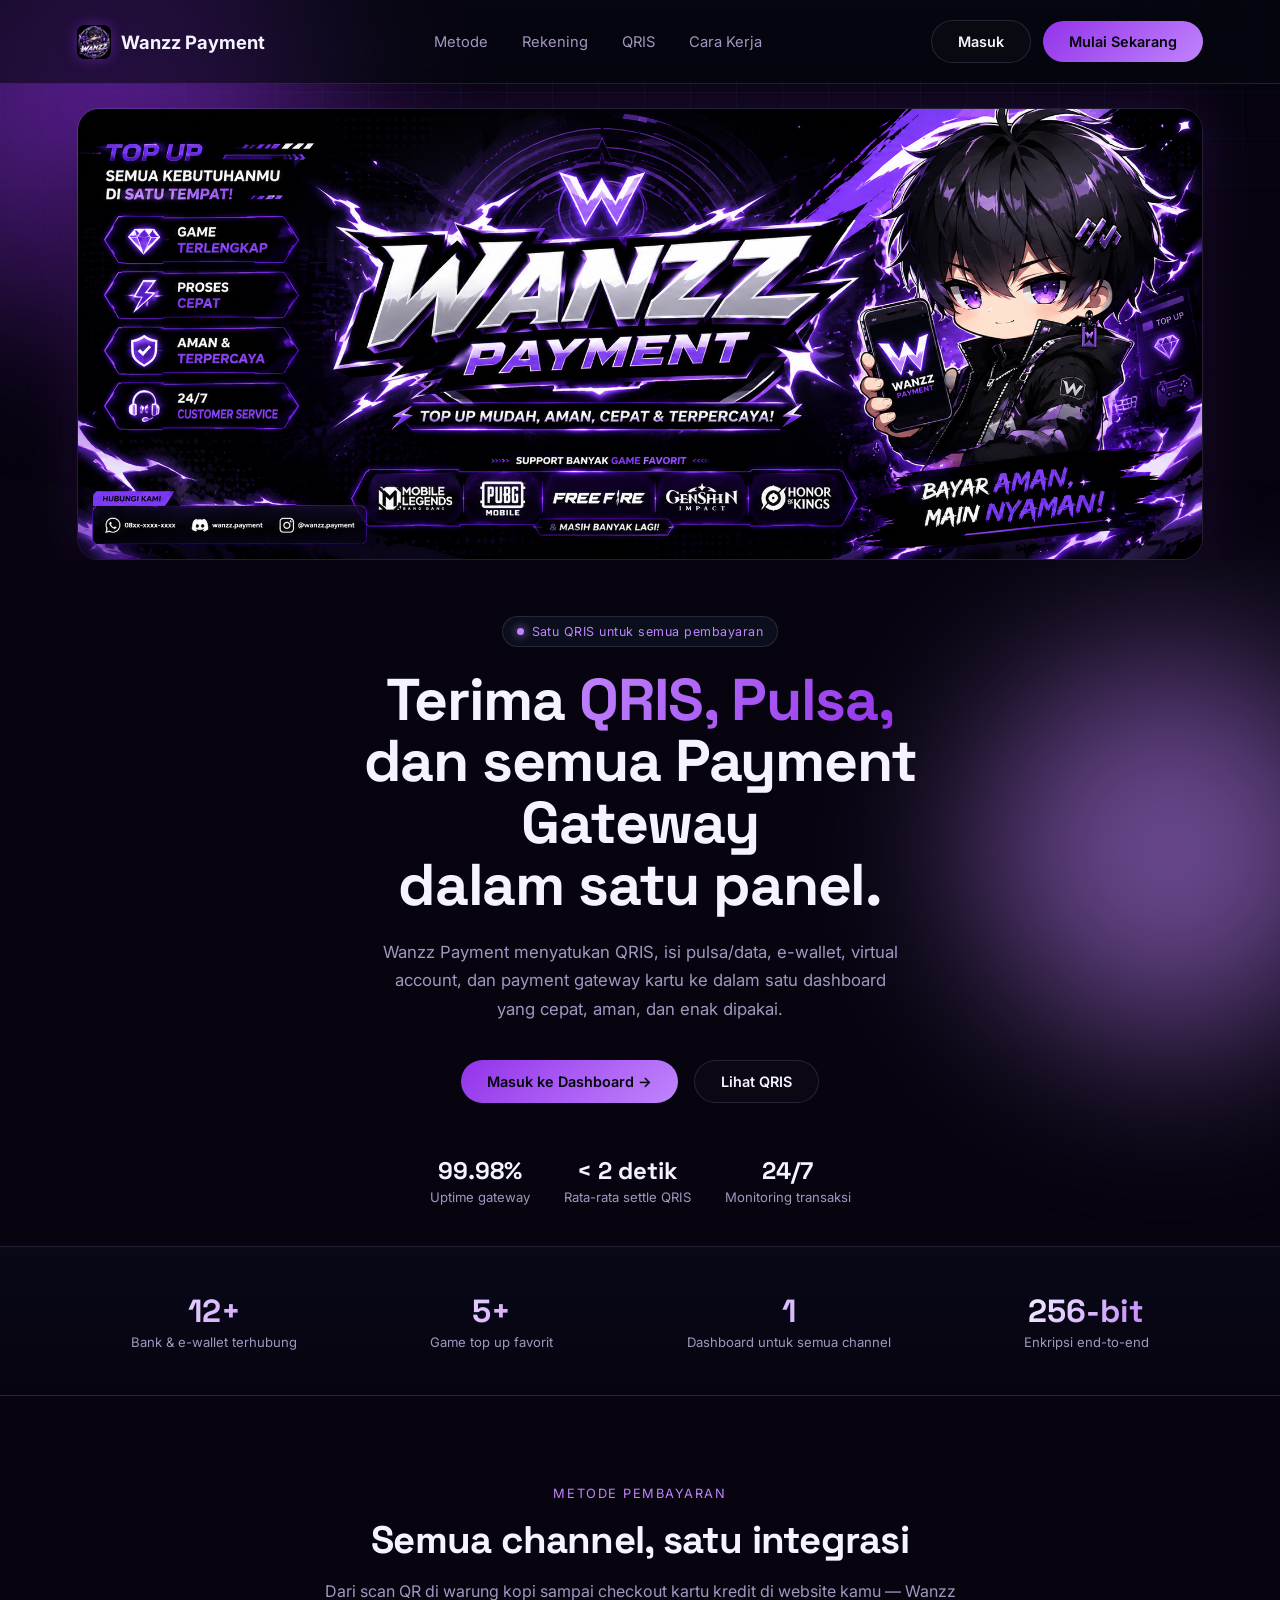
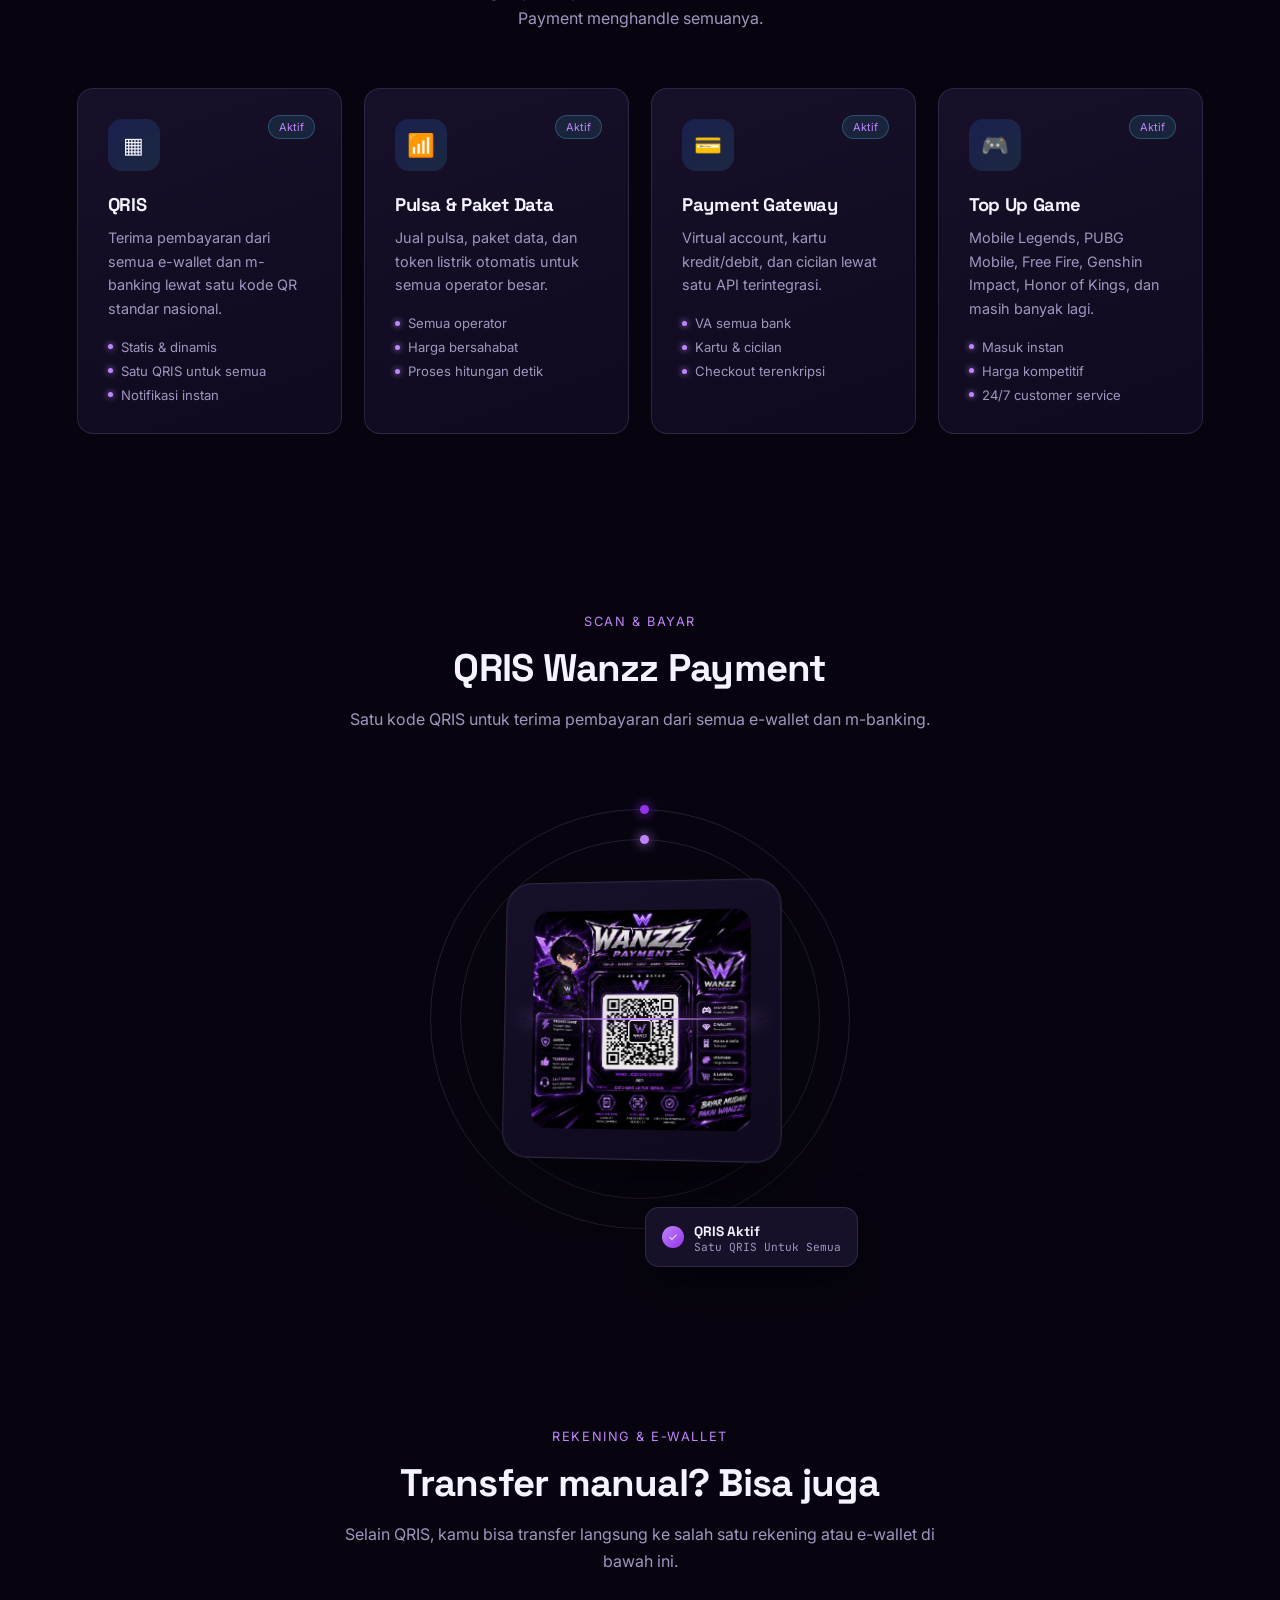
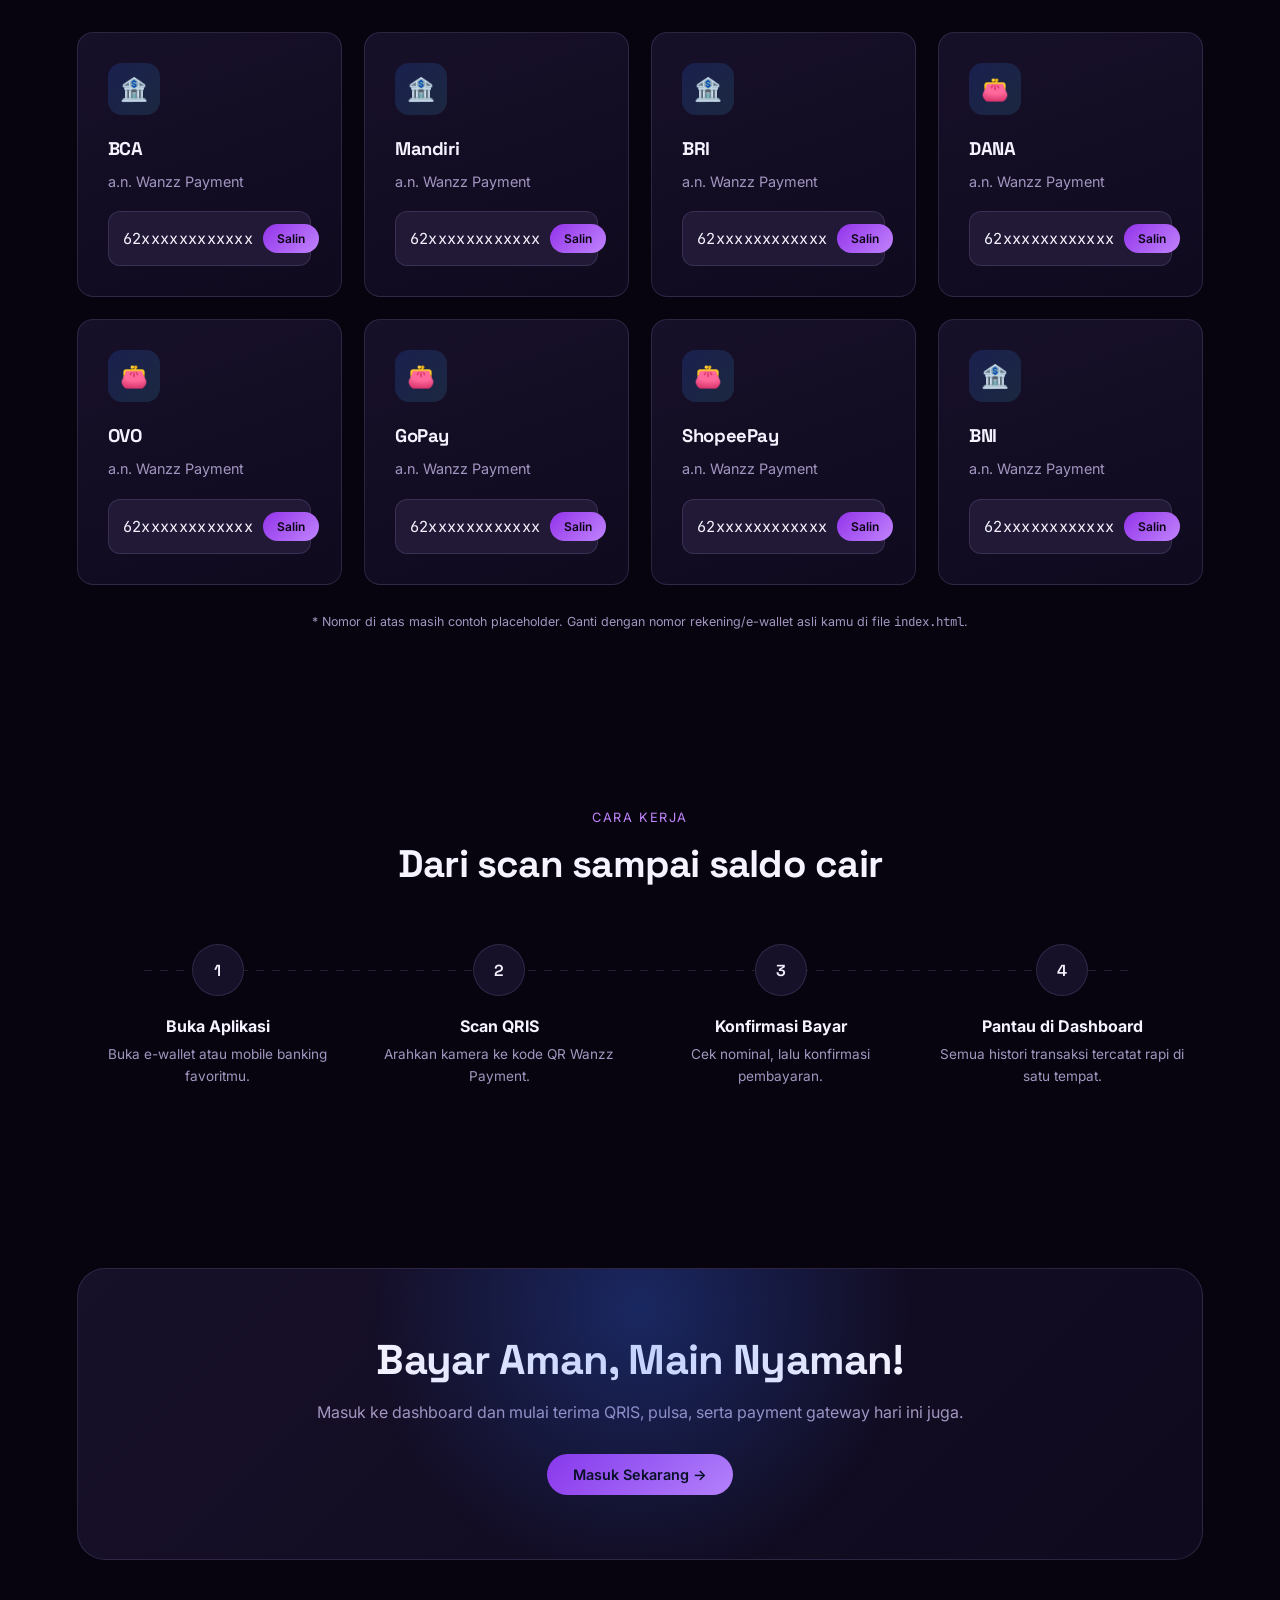
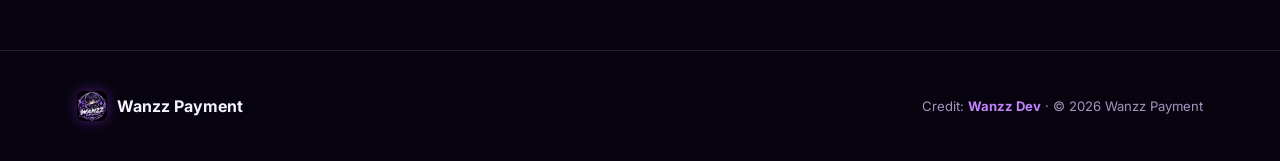
<file: index.html>
<!DOCTYPE html>
<html lang="id">
<head>
<meta charset="UTF-8">
<meta name="viewport" content="width=device-width, initial-scale=1.0">
<title>Wanzz Payment — Satu QRIS Untuk Semua</title>
<link rel="stylesheet" href="style.css">
</head>
<body>

<div class="grid-bg"></div>
<div class="glow-orb one"></div>
<div class="glow-orb two"></div>

<nav class="nav">
  <div class="logo">
    <img src="assets/logo.png" class="logo-mark" alt="Wanzz Payment">
    Wanzz Payment
  </div>
  <div class="nav-links">
    <a href="#methods">Metode</a>
    <a href="#rekening">Rekening</a>
    <a href="#qris">QRIS</a>
    <a href="#flow">Cara Kerja</a>
  </div>
  <div class="nav-cta">
    <a href="login.html" class="btn btn-ghost">Masuk</a>
    <a href="login.html" class="btn btn-primary">Mulai Sekarang</a>
  </div>
</nav>

<!-- BANNER -->
<section class="banner-wrap reveal">
  <img src="assets/banner.png" alt="Wanzz Payment — Top up mudah, aman, cepat & terpercaya" class="banner-img">
  <div class="banner-flare"></div>
</section>

<!-- HERO TEXT -->
<header class="hero hero-compact">
  <div>
    <div class="eyebrow"><span class="dot-pulse"></span> Satu QRIS untuk semua pembayaran</div>
    <h1>Terima <span>QRIS, Pulsa,</span><br>dan semua Payment Gateway<br>dalam satu panel.</h1>
    <p>Wanzz Payment menyatukan QRIS, isi pulsa/data, e-wallet, virtual account, dan payment gateway kartu ke dalam satu dashboard yang cepat, aman, dan enak dipakai.</p>
    <div class="hero-actions">
      <a href="login.html" class="btn btn-primary">Masuk ke Dashboard →</a>
      <a href="#qris" class="btn btn-ghost">Lihat QRIS</a>
    </div>
    <div class="hero-stats">
      <div><b>99.98%</b><span>Uptime gateway</span></div>
      <div><b>&lt; 2 detik</b><span>Rata-rata settle QRIS</span></div>
      <div><b>24/7</b><span>Monitoring transaksi</span></div>
    </div>
  </div>
</header>

<!-- STRIP -->
<div class="strip" id="stats">
  <div><b>12+</b><span>Bank &amp; e-wallet terhubung</span></div>
  <div><b>5+</b><span>Game top up favorit</span></div>
  <div><b>1</b><span>Dashboard untuk semua channel</span></div>
  <div><b>256-bit</b><span>Enkripsi end-to-end</span></div>
</div>

<!-- METHODS -->
<section id="methods">
  <div class="section-head reveal">
    <div class="tag">Metode Pembayaran</div>
    <h2>Semua channel, satu integrasi</h2>
    <p>Dari scan QR di warung kopi sampai checkout kartu kredit di website kamu — Wanzz Payment menghandle semuanya.</p>
  </div>

  <div class="methods">
    <div class="method-card reveal">
      <div class="method-status">Aktif</div>
      <div class="method-icon">▦</div>
      <h3>QRIS</h3>
      <p>Terima pembayaran dari semua e-wallet dan m-banking lewat satu kode QR standar nasional.</p>
      <ul class="method-list">
        <li>Statis &amp; dinamis</li>
        <li>Satu QRIS untuk semua</li>
        <li>Notifikasi instan</li>
      </ul>
    </div>

    <div class="method-card reveal">
      <div class="method-status">Aktif</div>
      <div class="method-icon">📶</div>
      <h3>Pulsa &amp; Paket Data</h3>
      <p>Jual pulsa, paket data, dan token listrik otomatis untuk semua operator besar.</p>
      <ul class="method-list">
        <li>Semua operator</li>
        <li>Harga bersahabat</li>
        <li>Proses hitungan detik</li>
      </ul>
    </div>

    <div class="method-card reveal">
      <div class="method-status">Aktif</div>
      <div class="method-icon">💳</div>
      <h3>Payment Gateway</h3>
      <p>Virtual account, kartu kredit/debit, dan cicilan lewat satu API terintegrasi.</p>
      <ul class="method-list">
        <li>VA semua bank</li>
        <li>Kartu &amp; cicilan</li>
        <li>Checkout terenkripsi</li>
      </ul>
    </div>

    <div class="method-card reveal">
      <div class="method-status">Aktif</div>
      <div class="method-icon">🎮</div>
      <h3>Top Up Game</h3>
      <p>Mobile Legends, PUBG Mobile, Free Fire, Genshin Impact, Honor of Kings, dan masih banyak lagi.</p>
      <ul class="method-list">
        <li>Masuk instan</li>
        <li>Harga kompetitif</li>
        <li>24/7 customer service</li>
      </ul>
    </div>
  </div>
</section>

<!-- QRIS -->
<section id="qris">
  <div class="section-head reveal">
    <div class="tag">Scan &amp; Bayar</div>
    <h2>QRIS Wanzz Payment</h2>
    <p>Satu kode QRIS untuk terima pembayaran dari semua e-wallet dan m-banking.</p>
  </div>

  <div class="qris-demo-stage reveal">
    <div class="orbit-ring r1"><i></i></div>
    <div class="orbit-ring r2"><i style="background:var(--blue); box-shadow:0 0 12px var(--blue);"></i></div>
    <div class="qr-card">
      <img src="assets/qris-demo.png" alt="QRIS Wanzz Payment" class="qr-real-img">
      <div class="scan-line"></div>
    </div>
    <div class="qr-badge">
      <div class="ok">✓</div>
      <div><b>QRIS Aktif</b><span class="mono">Satu QRIS Untuk Semua</span></div>
    </div>
  </div>
</section>

<!-- REKENING & E-WALLET -->
<section id="rekening">
  <div class="section-head reveal">
    <div class="tag">Rekening &amp; E-Wallet</div>
    <h2>Transfer manual? Bisa juga</h2>
    <p>Selain QRIS, kamu bisa transfer langsung ke salah satu rekening atau e-wallet di bawah ini.</p>
  </div>

  <div class="methods rekening-grid">
    <div class="method-card reveal rek-card">
      <div class="method-icon">🏦</div>
      <h3>BCA</h3>
      <p class="rek-name">a.n. Wanzz Payment</p>
      <div class="rek-number-row">
        <span class="mono rek-number" data-copy="62xxxxxxxxxxxx">62xxxxxxxxxxxx</span>
        <button class="copy-btn" data-copy-target="62xxxxxxxxxxxx">Salin</button>
      </div>
    </div>

    <div class="method-card reveal rek-card">
      <div class="method-icon">🏦</div>
      <h3>Mandiri</h3>
      <p class="rek-name">a.n. Wanzz Payment</p>
      <div class="rek-number-row">
        <span class="mono rek-number" data-copy="62xxxxxxxxxxxx">62xxxxxxxxxxxx</span>
        <button class="copy-btn" data-copy-target="62xxxxxxxxxxxx">Salin</button>
      </div>
    </div>

    <div class="method-card reveal rek-card">
      <div class="method-icon">🏦</div>
      <h3>BRI</h3>
      <p class="rek-name">a.n. Wanzz Payment</p>
      <div class="rek-number-row">
        <span class="mono rek-number" data-copy="62xxxxxxxxxxxx">62xxxxxxxxxxxx</span>
        <button class="copy-btn" data-copy-target="62xxxxxxxxxxxx">Salin</button>
      </div>
    </div>

    <div class="method-card reveal rek-card">
      <div class="method-icon">👛</div>
      <h3>DANA</h3>
      <p class="rek-name">a.n. Wanzz Payment</p>
      <div class="rek-number-row">
        <span class="mono rek-number" data-copy="62xxxxxxxxxxxx">62xxxxxxxxxxxx</span>
        <button class="copy-btn" data-copy-target="62xxxxxxxxxxxx">Salin</button>
      </div>
    </div>

    <div class="method-card reveal rek-card">
      <div class="method-icon">👛</div>
      <h3>OVO</h3>
      <p class="rek-name">a.n. Wanzz Payment</p>
      <div class="rek-number-row">
        <span class="mono rek-number" data-copy="62xxxxxxxxxxxx">62xxxxxxxxxxxx</span>
        <button class="copy-btn" data-copy-target="62xxxxxxxxxxxx">Salin</button>
      </div>
    </div>

    <div class="method-card reveal rek-card">
      <div class="method-icon">👛</div>
      <h3>GoPay</h3>
      <p class="rek-name">a.n. Wanzz Payment</p>
      <div class="rek-number-row">
        <span class="mono rek-number" data-copy="62xxxxxxxxxxxx">62xxxxxxxxxxxx</span>
        <button class="copy-btn" data-copy-target="62xxxxxxxxxxxx">Salin</button>
      </div>
    </div>

    <div class="method-card reveal rek-card">
      <div class="method-icon">👛</div>
      <h3>ShopeePay</h3>
      <p class="rek-name">a.n. Wanzz Payment</p>
      <div class="rek-number-row">
        <span class="mono rek-number" data-copy="62xxxxxxxxxxxx">62xxxxxxxxxxxx</span>
        <button class="copy-btn" data-copy-target="62xxxxxxxxxxxx">Salin</button>
      </div>
    </div>

    <div class="method-card reveal rek-card">
      <div class="method-icon">🏦</div>
      <h3>BNI</h3>
      <p class="rek-name">a.n. Wanzz Payment</p>
      <div class="rek-number-row">
        <span class="mono rek-number" data-copy="62xxxxxxxxxxxx">62xxxxxxxxxxxx</span>
        <button class="copy-btn" data-copy-target="62xxxxxxxxxxxx">Salin</button>
      </div>
    </div>
  </div>
  <p class="rek-note reveal">* Nomor di atas masih contoh placeholder. Ganti dengan nomor rekening/e-wallet asli kamu di file <code class="mono">index.html</code>.</p>
</section>

<!-- FLOW -->
<section id="flow">
  <div class="section-head reveal">
    <div class="tag">Cara Kerja</div>
    <h2>Dari scan sampai saldo cair</h2>
  </div>
  <div class="flow">
    <div class="flow-step reveal">
      <div class="flow-num">1</div>
      <h4>Buka Aplikasi</h4>
      <p>Buka e-wallet atau mobile banking favoritmu.</p>
    </div>
    <div class="flow-step reveal">
      <div class="flow-num">2</div>
      <h4>Scan QRIS</h4>
      <p>Arahkan kamera ke kode QR Wanzz Payment.</p>
    </div>
    <div class="flow-step reveal">
      <div class="flow-num">3</div>
      <h4>Konfirmasi Bayar</h4>
      <p>Cek nominal, lalu konfirmasi pembayaran.</p>
    </div>
    <div class="flow-step reveal">
      <div class="flow-num">4</div>
      <h4>Pantau di Dashboard</h4>
      <p>Semua histori transaksi tercatat rapi di satu tempat.</p>
    </div>
  </div>
</section>

<!-- CTA -->
<section>
  <div class="cta-panel reveal">
    <h2>Bayar Aman, Main Nyaman!</h2>
    <p>Masuk ke dashboard dan mulai terima QRIS, pulsa, serta payment gateway hari ini juga.</p>
    <a href="login.html" class="btn btn-primary">Masuk Sekarang →</a>
  </div>
</section>

<footer>
  <div class="logo" style="font-size:1rem;">
    <img src="assets/logo.png" class="logo-mark" style="width:30px;height:30px;" alt="Wanzz Payment">
    Wanzz Payment
  </div>
  <div class="credit">Credit: <b>Wanzz Dev</b> · © 2026 Wanzz Payment</div>
</footer>

<script src="script.js"></script>
</body>
</html>
</file>
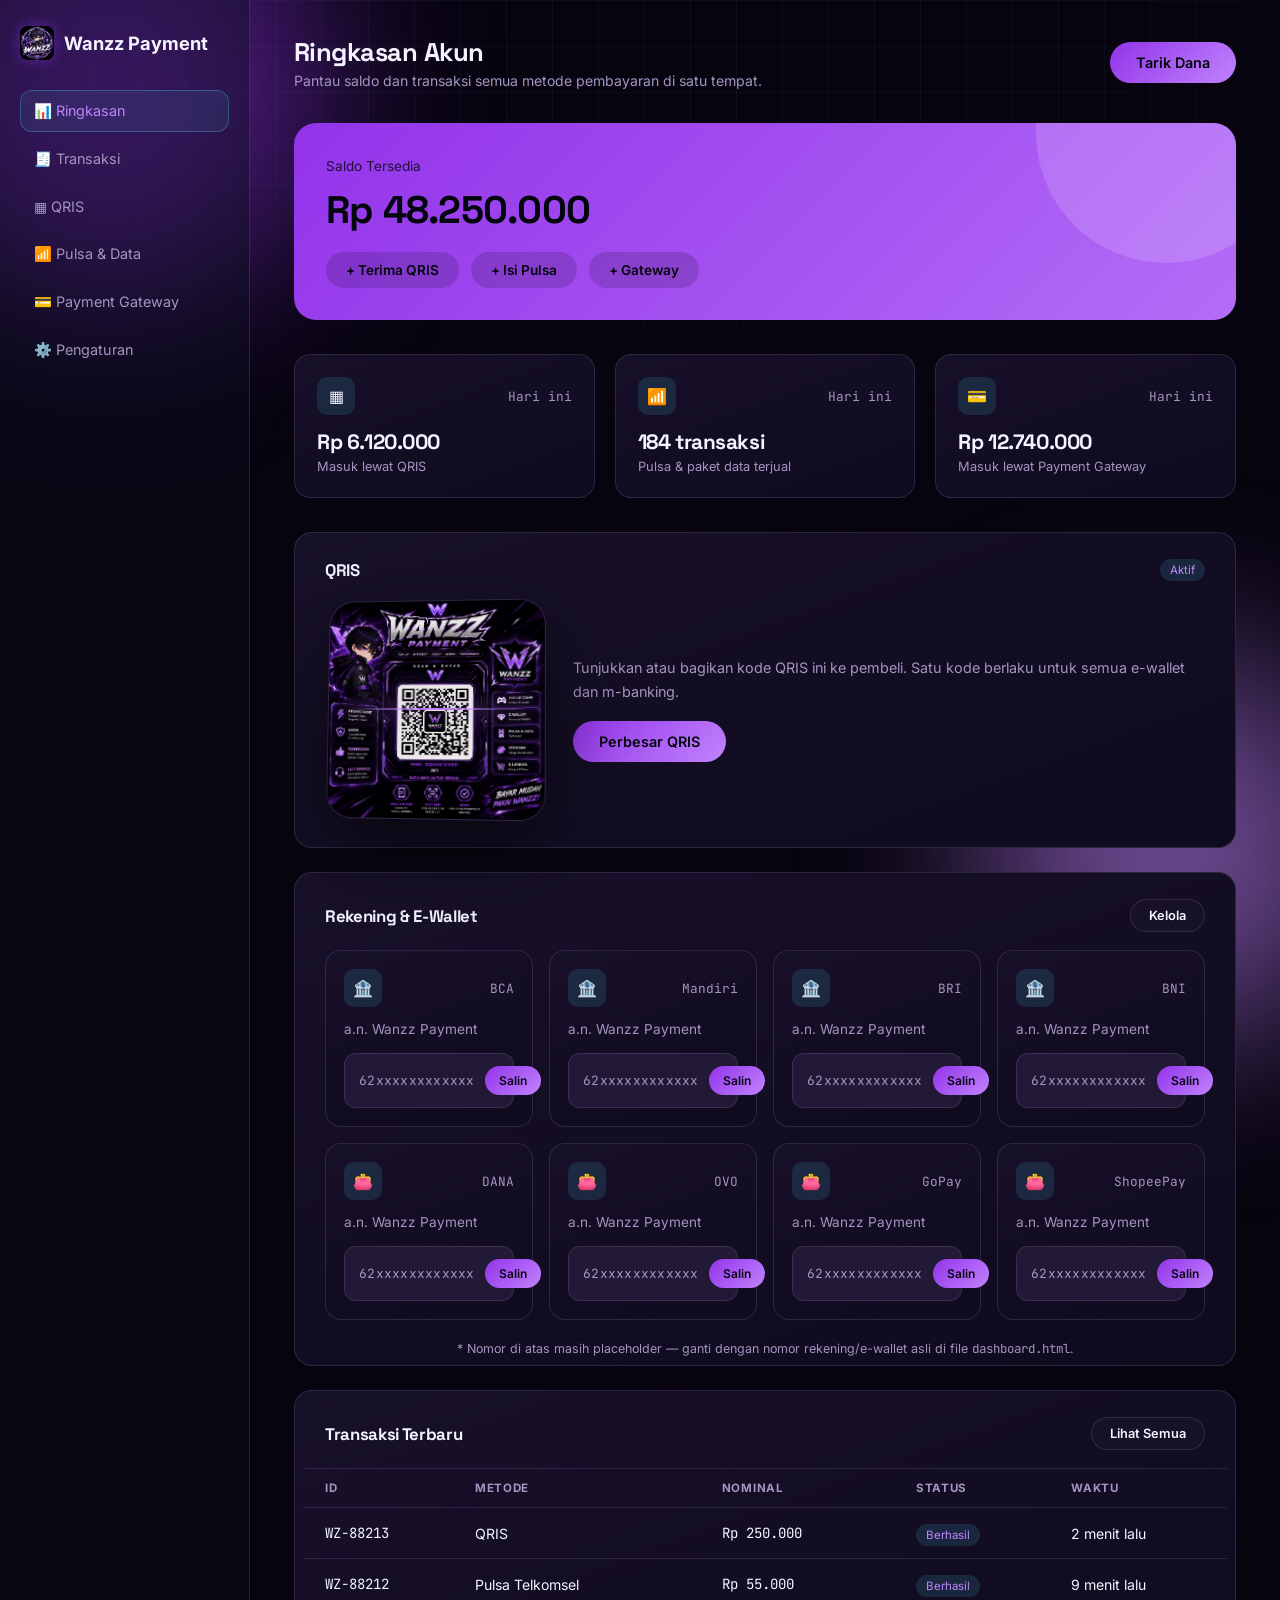
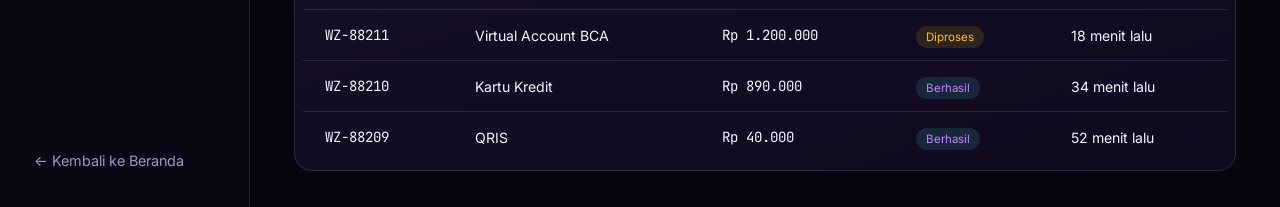
<file: dashboard.html>
<!DOCTYPE html>
<html lang="id">
<head>
<meta charset="UTF-8">
<meta name="viewport" content="width=device-width, initial-scale=1.0">
<title>Dashboard — Wanzz Payment</title>
<link rel="stylesheet" href="style.css">
</head>
<body>

<div class="grid-bg"></div>
<div class="glow-orb one"></div>
<div class="glow-orb two"></div>

<div class="dash-shell">
  <aside class="sidebar">
    <div class="logo" style="margin-bottom:24px;">
      <img src="assets/logo.png" class="logo-mark" alt="Wanzz Payment">
      Wanzz Payment
    </div>
    <a class="side-link active">📊 Ringkasan</a>
    <a class="side-link" data-toast="Membuka riwayat transaksi…">🧾 Transaksi</a>
    <a class="side-link" id="openQris1">▦ QRIS</a>
    <a class="side-link" data-toast="Membuka menu pulsa &amp; data…">📶 Pulsa &amp; Data</a>
    <a class="side-link" data-toast="Membuka payment gateway…">💳 Payment Gateway</a>
    <a class="side-link" data-toast="Membuka pengaturan…">⚙️ Pengaturan</a>
    <a class="side-link" href="index.html" style="margin-top:auto;">← Kembali ke Beranda</a>
  </aside>

  <main class="dash-main">
    <div class="dash-top">
      <div>
        <h1>Ringkasan Akun</h1>
        <p>Pantau saldo dan transaksi semua metode pembayaran di satu tempat.</p>
      </div>
      <button class="btn btn-primary" data-toast="Tautan penarikan dana disalin.">Tarik Dana</button>
    </div>

    <div class="balance-card">
      <span>Saldo Tersedia</span>
      <h2 class="mono" id="balanceValue">Rp 48.250.000</h2>
      <div class="balance-actions">
        <button id="openQris2">+ Terima QRIS</button>
        <button data-toast="Membuka form isi pulsa.">+ Isi Pulsa</button>
        <button data-toast="Membuka payment gateway.">+ Gateway</button>
      </div>
    </div>

    <div class="grid-3">
      <div class="mini-card">
        <div class="top-row"><div class="ic">▦</div><span class="mono">Hari ini</span></div>
        <h3>Rp 6.120.000</h3>
        <span>Masuk lewat QRIS</span>
      </div>
      <div class="mini-card">
        <div class="top-row"><div class="ic">📶</div><span class="mono">Hari ini</span></div>
        <h3>184 transaksi</h3>
        <span>Pulsa &amp; paket data terjual</span>
      </div>
      <div class="mini-card">
        <div class="top-row"><div class="ic">💳</div><span class="mono">Hari ini</span></div>
        <h3>Rp 12.740.000</h3>
        <span>Masuk lewat Payment Gateway</span>
      </div>
    </div>

    <!-- QRIS -->
    <div class="table-card qris-panel">
      <div class="table-head">
        <h3>QRIS</h3>
        <span class="badge success">Aktif</span>
      </div>
      <div class="qris-panel-body">
        <div class="qr-card small">
          <img src="assets/qris-demo.png" alt="QRIS Wanzz Payment" class="qr-real-img">
          <div class="scan-line"></div>
        </div>
        <div class="qris-panel-info">
          <p>Tunjukkan atau bagikan kode QRIS ini ke pembeli. Satu kode berlaku untuk semua e-wallet dan m-banking.</p>
          <button class="btn btn-primary" id="openQris3">Perbesar QRIS</button>
        </div>
      </div>
    </div>

    <!-- REKENING & E-WALLET -->
    <div class="table-card rekening-panel">
      <div class="table-head">
        <h3>Rekening &amp; E-Wallet</h3>
        <button class="btn btn-ghost" style="padding:8px 18px;font-size:.8rem;" data-toast="Semua rekening ditampilkan.">Kelola</button>
      </div>
      <div class="rekening-grid dash-rek-grid">
        <div class="mini-card rek-card">
          <div class="top-row"><div class="ic">🏦</div><span class="mono">BCA</span></div>
          <p class="rek-name">a.n. Wanzz Payment</p>
          <div class="rek-number-row">
            <span class="mono rek-number">62xxxxxxxxxxxx</span>
            <button class="copy-btn" data-copy-target="62xxxxxxxxxxxx">Salin</button>
          </div>
        </div>
        <div class="mini-card rek-card">
          <div class="top-row"><div class="ic">🏦</div><span class="mono">Mandiri</span></div>
          <p class="rek-name">a.n. Wanzz Payment</p>
          <div class="rek-number-row">
            <span class="mono rek-number">62xxxxxxxxxxxx</span>
            <button class="copy-btn" data-copy-target="62xxxxxxxxxxxx">Salin</button>
          </div>
        </div>
        <div class="mini-card rek-card">
          <div class="top-row"><div class="ic">🏦</div><span class="mono">BRI</span></div>
          <p class="rek-name">a.n. Wanzz Payment</p>
          <div class="rek-number-row">
            <span class="mono rek-number">62xxxxxxxxxxxx</span>
            <button class="copy-btn" data-copy-target="62xxxxxxxxxxxx">Salin</button>
          </div>
        </div>
        <div class="mini-card rek-card">
          <div class="top-row"><div class="ic">🏦</div><span class="mono">BNI</span></div>
          <p class="rek-name">a.n. Wanzz Payment</p>
          <div class="rek-number-row">
            <span class="mono rek-number">62xxxxxxxxxxxx</span>
            <button class="copy-btn" data-copy-target="62xxxxxxxxxxxx">Salin</button>
          </div>
        </div>
        <div class="mini-card rek-card">
          <div class="top-row"><div class="ic">👛</div><span class="mono">DANA</span></div>
          <p class="rek-name">a.n. Wanzz Payment</p>
          <div class="rek-number-row">
            <span class="mono rek-number">62xxxxxxxxxxxx</span>
            <button class="copy-btn" data-copy-target="62xxxxxxxxxxxx">Salin</button>
          </div>
        </div>
        <div class="mini-card rek-card">
          <div class="top-row"><div class="ic">👛</div><span class="mono">OVO</span></div>
          <p class="rek-name">a.n. Wanzz Payment</p>
          <div class="rek-number-row">
            <span class="mono rek-number">62xxxxxxxxxxxx</span>
            <button class="copy-btn" data-copy-target="62xxxxxxxxxxxx">Salin</button>
          </div>
        </div>
        <div class="mini-card rek-card">
          <div class="top-row"><div class="ic">👛</div><span class="mono">GoPay</span></div>
          <p class="rek-name">a.n. Wanzz Payment</p>
          <div class="rek-number-row">
            <span class="mono rek-number">62xxxxxxxxxxxx</span>
            <button class="copy-btn" data-copy-target="62xxxxxxxxxxxx">Salin</button>
          </div>
        </div>
        <div class="mini-card rek-card">
          <div class="top-row"><div class="ic">👛</div><span class="mono">ShopeePay</span></div>
          <p class="rek-name">a.n. Wanzz Payment</p>
          <div class="rek-number-row">
            <span class="mono rek-number">62xxxxxxxxxxxx</span>
            <button class="copy-btn" data-copy-target="62xxxxxxxxxxxx">Salin</button>
          </div>
        </div>
      </div>
      <p class="rek-note">* Nomor di atas masih placeholder — ganti dengan nomor rekening/e-wallet asli di file <code class="mono">dashboard.html</code>.</p>
    </div>

    <div class="table-card">
      <div class="table-head">
        <h3>Transaksi Terbaru</h3>
        <button class="btn btn-ghost" style="padding:8px 18px;font-size:.8rem;" data-toast="Menampilkan semua transaksi.">Lihat Semua</button>
      </div>
      <table>
        <thead>
          <tr><th>ID</th><th>Metode</th><th>Nominal</th><th>Status</th><th>Waktu</th></tr>
        </thead>
        <tbody id="txBody">
          <tr><td class="mono">WZ-88213</td><td>QRIS</td><td class="mono">Rp 250.000</td><td><span class="badge success">Berhasil</span></td><td>2 menit lalu</td></tr>
          <tr><td class="mono">WZ-88212</td><td>Pulsa Telkomsel</td><td class="mono">Rp 55.000</td><td><span class="badge success">Berhasil</span></td><td>9 menit lalu</td></tr>
          <tr><td class="mono">WZ-88211</td><td>Virtual Account BCA</td><td class="mono">Rp 1.200.000</td><td><span class="badge pending">Diproses</span></td><td>18 menit lalu</td></tr>
          <tr><td class="mono">WZ-88210</td><td>Kartu Kredit</td><td class="mono">Rp 890.000</td><td><span class="badge success">Berhasil</span></td><td>34 menit lalu</td></tr>
          <tr><td class="mono">WZ-88209</td><td>QRIS</td><td class="mono">Rp 40.000</td><td><span class="badge success">Berhasil</span></td><td>52 menit lalu</td></tr>
        </tbody>
      </table>
    </div>
  </main>
</div>

<!-- QRIS modal (client-side only, no backend) -->
<div class="qris-modal" id="qrisModal">
  <div class="qris-modal-card">
    <button class="qris-modal-close" id="closeQrisModal">✕</button>
    <h3>QRIS Wanzz Payment</h3>
    <p class="modal-sub">Tunjukkan kode ini ke pembeli untuk menerima pembayaran.</p>
    <div class="qr-card small">
      <img src="assets/qris-demo.png" alt="QRIS" class="qr-real-img">
      <div class="scan-line"></div>
    </div>
    <button class="btn btn-primary" id="simulatePay" style="width:100%;justify-content:center;margin-top:18px;">Tandai Sudah Dibayar</button>
    <div id="qrisModalStatus" class="modal-status"></div>
  </div>
</div>

<script src="script.js"></script>
</body>
</html>
</file>
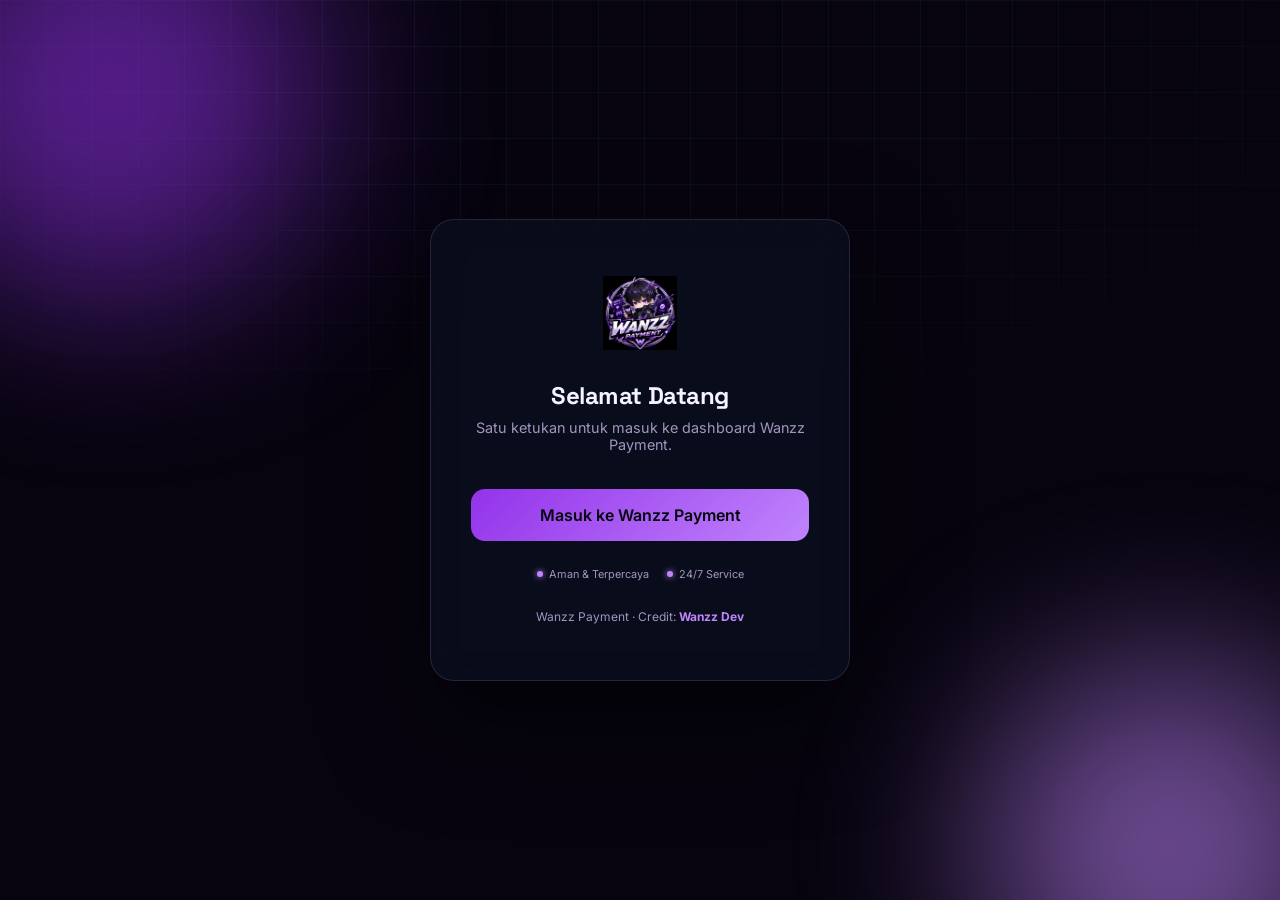
<file: login.html>
<!DOCTYPE html>
<html lang="id">
<head>
<meta charset="UTF-8">
<meta name="viewport" content="width=device-width, initial-scale=1.0">
<title>Masuk — Wanzz Payment</title>
<link rel="stylesheet" href="style.css">
</head>
<body>

<div class="grid-bg"></div>
<div class="glow-orb one"></div>
<div class="glow-orb two"></div>

<div class="login-wrap">
  <div class="login-card">
    <img src="assets/logo.png" class="login-logo" alt="Wanzz Payment">

    <h1>Selamat Datang</h1>
    <p class="sub">Satu ketukan untuk masuk ke dashboard Wanzz Payment.</p>

    <button class="btn-enter" id="enterBtn">
      <span class="shine"></span>
      Masuk ke Wanzz Payment
    </button>

    <div class="secure-badges">
      <span><i></i> Aman &amp; Terpercaya</span>
      <span><i></i> 24/7 Service</span>
    </div>

    <div class="login-foot">Wanzz Payment · Credit: <b>Wanzz Dev</b></div>
  </div>
</div>

<!-- Loading overlay -->
<div class="loader-overlay" id="loaderOverlay">
  <div class="loader-ring-wrap">
    <div class="loader-ring a"></div>
    <div class="loader-ring b"></div>
    <div class="loader-ring c"></div>
    <div class="loader-logo">
      <img src="assets/logo.png" alt="" style="width:40px;height:40px;border-radius:10px;">
    </div>
  </div>
  <div class="loader-text"><b>Memeriksa koneksi aman…</b></div>
  <div class="loader-bar"><i></i></div>
</div>

<script src="script.js"></script>
</body>
</html>
</file>
<file: style.css>
/* =========================================================
   WAZZ PAYMENT — Design tokens
   Palette : #05070F (void), #0B1020 (surface), #131A2E (surface-2)
             #2B6CFF (electric blue), #4EE1FF (cyan glow)
             #F5F7FA (white), #8A93A8 (slate)
   Type    : Space Grotesk (display), Inter (body), JetBrains Mono (data)
========================================================= */

@import url('https://fonts.googleapis.com/css2?family=Space+Grotesk:wght@400;500;600;700&family=Inter:wght@400;500;600&family=JetBrains+Mono:wght@400;500&display=swap');

:root{
  --void: #07040F;
  --surface: #0F0A1E;
  --surface-2: #171029;
  --surface-3: #211936;
  --blue: #9333EA;
  --blue-dim: #6B21A8;
  --cyan: #C084FC;
  --white: #F5F3FF;
  --slate: #A296C0;
  --line: rgba(168,148,208,0.18);
  --shadow-blue: 0 0 40px rgba(147,51,234,0.4);
  --shadow-cyan: 0 0 40px rgba(192,132,252,0.3);
  --radius: 16px;
  --ease: cubic-bezier(.16,.8,.28,1);
}

*{margin:0;padding:0;box-sizing:border-box;}
html{scroll-behavior:smooth;}
body{
  background: var(--void);
  color: var(--white);
  font-family:'Inter', sans-serif;
  min-height:100vh;
  overflow-x:hidden;
  position:relative;
}
::selection{background:var(--blue);color:var(--white);}

h1,h2,h3,.display{
  font-family:'Space Grotesk', sans-serif;
  letter-spacing:-0.02em;
}
.mono{font-family:'JetBrains Mono', monospace;}

a{color:inherit;text-decoration:none;}
button{font-family:inherit;cursor:pointer;border:none;background:none;color:inherit;}

/* ---------- ambient network grid background ---------- */
.grid-bg{
  position:fixed; inset:0; z-index:0; pointer-events:none;
  background-image:
    linear-gradient(rgba(78,225,255,0.05) 1px, transparent 1px),
    linear-gradient(90deg, rgba(78,225,255,0.05) 1px, transparent 1px);
  background-size: 46px 46px;
  mask-image: radial-gradient(ellipse 80% 60% at 50% 0%, black 40%, transparent 90%);
}
.glow-orb{
  position:fixed; z-index:0; border-radius:50%; filter:blur(90px); pointer-events:none;
  opacity:.55; animation: drift 18s ease-in-out infinite;
}
.glow-orb.one{ width:420px;height:420px; background:var(--blue); top:-120px; left:-100px;}
.glow-orb.two{ width:380px;height:380px; background:var(--cyan); bottom:-140px; right:-80px; animation-delay:-8s;}
@keyframes drift{
  0%,100%{ transform: translate(0,0) scale(1); }
  50%{ transform: translate(40px,-30px) scale(1.12); }
}

/* ---------- nav ---------- */
.nav{
  position:sticky; top:0; z-index:50;
  display:flex; align-items:center; justify-content:space-between;
  padding:20px 6vw;
  backdrop-filter: blur(14px);
  background: rgba(5,7,15,0.6);
  border-bottom:1px solid var(--line);
}
.logo{display:flex; align-items:center; gap:10px; font-size:1.15rem; font-weight:700;}
.logo-mark{width:34px;height:34px; display:block; border-radius:8px; object-fit:cover;}
img.logo-mark{ box-shadow:0 0 14px rgba(147,51,234,0.45); }
.nav-links{display:flex; gap:34px; font-size:.92rem; color:var(--slate);}
.nav-links a{transition:color .25s var(--ease);}
.nav-links a:hover{color:var(--white);}
.nav-cta{
  display:flex; gap:12px; align-items:center;
}

.btn{
  padding:12px 26px; border-radius:999px; font-weight:600; font-size:.9rem;
  transition: transform .3s var(--ease), box-shadow .3s var(--ease), background .3s var(--ease);
  display:inline-flex; align-items:center; gap:8px; white-space:nowrap;
}
.btn-primary{
  background: linear-gradient(135deg, var(--blue), var(--cyan));
  color:#04060d;
}
.btn-primary:hover{ transform:translateY(-2px); box-shadow: var(--shadow-blue); }
.btn-ghost{
  border:1px solid var(--line); color:var(--white);
  background: rgba(255,255,255,0.02);
}
.btn-ghost:hover{ border-color:var(--cyan); color:var(--cyan); background:rgba(78,225,255,0.06); }
.btn:active{ transform: scale(.96); }

/* ---------- hero / banner ---------- */
.hero{
  position:relative; z-index:1;
  display:grid; grid-template-columns:1.1fr .9fr; gap:40px;
  padding: 90px 6vw 60px; align-items:center;
  min-height:86vh;
}
.eyebrow{
  display:inline-flex; align-items:center; gap:8px;
  padding:7px 14px; border:1px solid var(--line); border-radius:999px;
  font-size:.78rem; color:var(--cyan); background:rgba(78,225,255,0.05);
  margin-bottom:22px; letter-spacing:.04em;
  animation: fadeUp .8s var(--ease) both;
}
.dot-pulse{width:7px;height:7px;border-radius:50%;background:var(--cyan); box-shadow:0 0 10px var(--cyan); animation: pulse 1.6s ease-in-out infinite;}
@keyframes pulse{0%,100%{opacity:1; transform:scale(1);} 50%{opacity:.4; transform:scale(.7);}}

.hero h1{
  font-size: clamp(2.4rem, 4.6vw, 4.1rem); line-height:1.05; font-weight:700;
  animation: fadeUp .9s .05s var(--ease) both;
}
.hero h1 span{
  background: linear-gradient(120deg, var(--cyan), var(--blue));
  -webkit-background-clip:text; background-clip:text; color:transparent;
}
.hero p{
  margin-top:22px; color:var(--slate); font-size:1.05rem; max-width:520px; line-height:1.7;
  animation: fadeUp .9s .12s var(--ease) both;
}
.hero-actions{ display:flex; gap:16px; margin-top:36px; animation: fadeUp .9s .18s var(--ease) both;}
.hero-stats{ display:flex; gap:34px; margin-top:52px; animation: fadeUp .9s .24s var(--ease) both;}
.hero-stats div b{ font-family:'Space Grotesk'; font-size:1.5rem; display:block;}
.hero-stats div span{ color:var(--slate); font-size:.82rem;}

@keyframes fadeUp{ from{opacity:0; transform:translateY(22px);} to{opacity:1; transform:translateY(0);} }

/* ---------- banner (real image) ---------- */
.banner-wrap{
  position:relative; z-index:1; padding: 24px 6vw 0; overflow:hidden;
}
.banner-img{
  width:100%; display:block; border-radius:22px; border:1px solid var(--line);
  box-shadow: 0 30px 90px rgba(0,0,0,.6), 0 0 60px rgba(147,51,234,.25);
  animation: bannerIn 1.1s var(--ease) both, bannerGlow 5s ease-in-out infinite;
  transition: transform .5s var(--ease);
}
.banner-wrap:hover .banner-img{ transform: scale(1.012); }
@keyframes bannerIn{ from{ opacity:0; transform: translateY(30px) scale(.98);} to{ opacity:1; transform:translateY(0) scale(1);} }
@keyframes bannerGlow{ 0%,100%{ box-shadow:0 30px 90px rgba(0,0,0,.6), 0 0 60px rgba(147,51,234,.25);} 50%{ box-shadow:0 30px 90px rgba(0,0,0,.6), 0 0 90px rgba(192,132,252,.4);} }
.banner-flare{
  position:absolute; top:0; left:-40%; width:40%; height:100%;
  background: linear-gradient(100deg, transparent, rgba(255,255,255,.08), transparent);
  animation: flareSweep 6s ease-in-out infinite;
  pointer-events:none;
}
@keyframes flareSweep{ 0%{ left:-40%;} 45%,100%{ left:120%;} }

.hero-compact{ min-height:auto; padding: 56px 6vw 40px; display:block; text-align:center; }
.hero-compact > div{ max-width:760px; margin:0 auto; }
.hero-compact p{ margin-left:auto; margin-right:auto; }
.hero-compact .hero-actions{ justify-content:center; }
.hero-compact .hero-stats{ justify-content:center; }

/* ---------- standalone QRIS demo stage (real image) ---------- */
.qris-demo-stage{
  position:relative; display:flex; align-items:center; justify-content:center;
  height:460px; max-width:400px; margin:0 auto;
}
.qr-real-img{
  width:220px; height:220px; object-fit:contain; border-radius:16px;
}
.qr-card.small{ width:220px; height:220px; }

/* ---------- QRIS demo modal (dashboard, client-side only) ---------- */
.qris-modal{
  position:fixed; inset:0; z-index:150; display:flex; align-items:center; justify-content:center;
  background: rgba(5,3,10,0.72); backdrop-filter: blur(6px);
  opacity:0; pointer-events:none; transition: opacity .35s var(--ease);
}
.qris-modal.show{ opacity:1; pointer-events:all; }
.qris-modal-card{
  position:relative; width:min(360px, 90vw); text-align:center; padding:34px 28px;
  background: linear-gradient(160deg, var(--surface-2), var(--surface));
  border:1px solid var(--line); border-radius:22px;
  box-shadow: 0 40px 100px rgba(0,0,0,.6);
  transform: translateY(24px) scale(.96); transition: transform .35s var(--ease);
}
.qris-modal.show .qris-modal-card{ transform: translateY(0) scale(1); }
.qris-modal-card h3{ font-size:1.1rem; margin-bottom:6px; }
.modal-sub{ color:var(--slate); font-size:.8rem; margin-bottom:20px; }
.qris-modal-close{
  position:absolute; top:14px; right:14px; width:30px;height:30px; border-radius:50%;
  background: var(--surface-3); color:var(--slate); font-size:.85rem;
  display:flex; align-items:center; justify-content:center; transition: color .2s, background .2s;
}
.qris-modal-close:hover{ color:var(--white); background: var(--blue-dim); }
.modal-status{ margin-top:14px; font-size:.82rem; color:var(--cyan); min-height:1.2em; }
.qr-stage{
  position:relative; display:flex; align-items:center; justify-content:center;
  height:440px;
  animation: fadeUp 1s .2s var(--ease) both;
}
.qr-card{
  position:relative; width:280px; height:280px; border-radius:26px;
  background: linear-gradient(160deg, var(--surface-2), var(--surface));
  border:1px solid var(--line);
  box-shadow: 0 30px 80px rgba(0,0,0,0.55), inset 0 0 0 1px rgba(255,255,255,0.02);
  display:flex; align-items:center; justify-content:center;
  transform: perspective(900px) rotateY(-8deg) rotateX(4deg);
  animation: floatCard 6s ease-in-out infinite;
  overflow:hidden;
}
@keyframes floatCard{ 0%,100%{ transform: perspective(900px) rotateY(-8deg) rotateX(4deg) translateY(0);} 50%{ transform: perspective(900px) rotateY(-4deg) rotateX(2deg) translateY(-14px);} }
.qr-grid{
  width:190px; height:190px; display:grid; grid-template-columns:repeat(7,1fr); grid-template-rows:repeat(7,1fr); gap:6px;
}
.qr-grid i{ background: var(--surface-3); border-radius:3px; }
.qr-grid i.on{ background: var(--white); box-shadow:0 0 8px rgba(255,255,255,.5);}
.qr-grid i.corner{ background:var(--cyan); box-shadow: 0 0 10px var(--cyan);}
.scan-line{
  position:absolute; left:6%; right:6%; height:2px;
  background: linear-gradient(90deg, transparent, var(--cyan), transparent);
  box-shadow: 0 0 18px var(--cyan);
  animation: scan 2.4s ease-in-out infinite;
}
@keyframes scan{ 0%{ top:8%; opacity:0;} 10%{opacity:1;} 90%{opacity:1;} 100%{ top:92%; opacity:0;} }
.qr-badge{
  position:absolute; bottom:-18px; right:-18px;
  background: var(--surface-2); border:1px solid var(--line); border-radius:14px;
  padding:12px 16px; display:flex; align-items:center; gap:10px;
  box-shadow: 0 20px 50px rgba(0,0,0,.5);
  animation: floatCard 6s ease-in-out infinite reverse;
}
.qr-badge .ok{ width:22px;height:22px; border-radius:50%; background: linear-gradient(135deg,var(--cyan),var(--blue)); display:flex; align-items:center; justify-content:center; font-size:.7rem;}
.qr-badge b{font-family:'Space Grotesk'; font-size:.85rem;}
.qr-badge span{display:block; font-size:.7rem; color:var(--slate);}
.orbit-ring{
  position:absolute; border:1px solid var(--line); border-radius:50%;
  animation: spin 16s linear infinite;
}
.orbit-ring.r1{width:360px;height:360px;}
.orbit-ring.r2{width:420px;height:420px; animation-duration:24s; animation-direction:reverse;}
.orbit-ring i{
  position:absolute; top:-5px; left:50%; width:9px;height:9px; border-radius:50%;
  background:var(--cyan); box-shadow:0 0 12px var(--cyan);
}
@keyframes spin{ to{ transform: rotate(360deg);} }

/* ---------- sections ---------- */
section{ position:relative; z-index:1; padding: 90px 6vw; }
.section-head{ text-align:center; max-width:640px; margin:0 auto 56px; }
.section-head .tag{ color:var(--cyan); font-size:.8rem; letter-spacing:.12em; text-transform:uppercase;}
.section-head h2{ font-size: clamp(1.8rem,3vw,2.6rem); margin-top:14px;}
.section-head p{ color:var(--slate); margin-top:14px; line-height:1.7;}

.reveal{ opacity:0; transform:translateY(28px); transition: opacity .8s var(--ease), transform .8s var(--ease); }
.reveal.in{ opacity:1; transform:translateY(0); }

/* payment methods grid */
.methods{ display:grid; grid-template-columns:repeat(auto-fit,minmax(260px,1fr)); gap:22px; }
.method-card{
  background: linear-gradient(160deg, var(--surface-2), var(--surface));
  border:1px solid var(--line); border-radius: var(--radius);
  padding:30px; position:relative; overflow:hidden;
  transition: transform .4s var(--ease), border-color .4s var(--ease), box-shadow .4s var(--ease);
}
.method-card::before{
  content:''; position:absolute; inset:0; opacity:0; transition:opacity .4s var(--ease);
  background: radial-gradient(400px circle at var(--mx,50%) var(--my,50%), rgba(78,225,255,0.12), transparent 60%);
}
.method-card:hover::before{ opacity:1; }
.method-card:hover{ transform: translateY(-8px); border-color: rgba(78,225,255,.35); box-shadow: 0 20px 50px rgba(0,0,0,.4); }
.method-icon{
  width:52px;height:52px; border-radius:14px; display:flex; align-items:center; justify-content:center;
  background: linear-gradient(135deg, rgba(43,108,255,.18), rgba(78,225,255,.12));
  margin-bottom:22px; font-size:1.4rem;
}
.method-card h3{ font-size:1.15rem; margin-bottom:10px;}
.method-card p{ color:var(--slate); font-size:.9rem; line-height:1.65; margin-bottom:18px;}
.method-list{ list-style:none; display:flex; flex-direction:column; gap:8px; }
.method-list li{ font-size:.82rem; color:var(--slate); display:flex; align-items:center; gap:8px;}
.method-list li::before{ content:''; width:5px;height:5px;border-radius:50%; background:var(--cyan); box-shadow:0 0 6px var(--cyan);}
.method-status{
  position:absolute; top:26px; right:26px; font-size:.68rem; padding:4px 10px; border-radius:999px;
  background: rgba(78,225,255,0.1); color:var(--cyan); border:1px solid rgba(78,225,255,0.25);
}

/* ---------- rekening / e-wallet cards ---------- */
.rek-card{ display:flex; flex-direction:column; }
.rek-name{ color:var(--slate); font-size:.85rem; margin-bottom:16px; }
.rek-number-row{
  display:flex; align-items:center; justify-content:space-between; gap:10px;
  background: var(--surface-3); border:1px solid var(--line); border-radius:12px;
  padding:12px 14px; margin-top:auto;
}
.rek-number{ font-size:.95rem; letter-spacing:.02em; }
.copy-btn{
  padding:7px 14px; border-radius:999px; font-size:.75rem; font-weight:600;
  background: linear-gradient(135deg, var(--blue), var(--cyan)); color:#0b0614;
  transition: transform .25s var(--ease), box-shadow .25s var(--ease);
  white-space:nowrap;
}
.copy-btn:hover{ transform:translateY(-2px); box-shadow: var(--shadow-blue); }
.copy-btn.copied{ background: var(--surface-3); color: var(--cyan); border:1px solid var(--cyan); }
.rek-note{ text-align:center; color:var(--slate); font-size:.78rem; margin-top:28px; }

/* ---------- dashboard: embedded QRIS + rekening panels ---------- */
.qris-panel{ padding-bottom:26px; margin-bottom:24px; }
.qris-panel-body{ display:flex; gap:28px; align-items:center; padding:0 22px 20px; flex-wrap:wrap; }
.qris-panel-info{ flex:1; min-width:220px; }
.qris-panel-info p{ color:var(--slate); font-size:.9rem; line-height:1.6; margin-bottom:18px; }
.rekening-panel{ padding-bottom:26px; margin-bottom:24px; }
.dash-rek-grid{ padding:0 22px 8px; display:grid; grid-template-columns:repeat(auto-fit,minmax(200px,1fr)); gap:16px; }
.dash-rek-grid .rek-card{ padding:18px; }
.rekening-panel .rek-note{ padding:0 22px; margin-top:12px; }

/* flow / how it works */
.flow{ display:grid; grid-template-columns:repeat(4,1fr); gap:0; position:relative;}
.flow::before{
  content:''; position:absolute; top:26px; left:6%; right:6%; height:1px;
  background: repeating-linear-gradient(90deg, var(--line) 0 8px, transparent 8px 16px);
}
.flow-step{ text-align:center; padding:0 14px; position:relative; }
.flow-num{
  width:52px; height:52px; border-radius:50%; margin:0 auto 20px; position:relative; z-index:2;
  background: var(--surface-2); border:1px solid var(--line);
  display:flex; align-items:center; justify-content:center; font-family:'Space Grotesk'; font-weight:600;
  transition: border-color .3s, box-shadow .3s;
}
.flow-step:hover .flow-num{ border-color:var(--cyan); box-shadow: var(--shadow-cyan); color:var(--cyan);}
.flow-step h4{ font-size:1rem; margin-bottom:8px;}
.flow-step p{ color:var(--slate); font-size:.85rem; line-height:1.6;}

/* stats banner strip */
.strip{
  display:flex; justify-content:space-around; flex-wrap:wrap; gap:24px;
  padding:44px 6vw; border-top:1px solid var(--line); border-bottom:1px solid var(--line);
  background: linear-gradient(180deg, rgba(43,108,255,0.04), transparent);
}
.strip div{ text-align:center;}
.strip b{ font-family:'Space Grotesk'; font-size:2rem; background:linear-gradient(120deg,var(--white),var(--cyan)); -webkit-background-clip:text; background-clip:text; color:transparent; display:block;}
.strip span{ color:var(--slate); font-size:.82rem;}

/* CTA */
.cta-panel{
  border-radius:28px; padding:64px 6vw; text-align:center; position:relative; overflow:hidden;
  background: linear-gradient(135deg, var(--surface-2), var(--surface));
  border:1px solid var(--line);
}
.cta-panel::after{
  content:''; position:absolute; width:600px;height:600px; border-radius:50%;
  background: radial-gradient(circle, rgba(43,108,255,.28), transparent 65%);
  top:-260px; left:50%; transform:translateX(-50%); pointer-events:none;
}
.cta-panel h2{ font-size:clamp(1.8rem,3.4vw,2.6rem); position:relative;}
.cta-panel p{ color:var(--slate); margin:16px 0 32px; position:relative;}

/* footer */
footer{ position:relative; z-index:1; padding:40px 6vw; border-top:1px solid var(--line); display:flex; justify-content:space-between; align-items:center; flex-wrap:wrap; gap:16px;}
footer .credit{ color:var(--slate); font-size:.82rem;}
footer .credit b{ color:var(--cyan); }

/* ---------- LOGIN PAGE ---------- */
.login-wrap{
  min-height:100vh; display:flex; align-items:center; justify-content:center; position:relative; z-index:1;
  padding: 24px;
}
.login-card{
  width:100%; max-width:420px; text-align:center; padding:56px 40px;
  background: rgba(11,16,32,0.7); backdrop-filter: blur(20px);
  border:1px solid var(--line); border-radius:24px;
  box-shadow: 0 40px 100px rgba(0,0,0,.6);
  animation: cardIn 1s var(--ease) both;
}
@keyframes cardIn{ from{ opacity:0; transform: translateY(40px) scale(.96);} to{ opacity:1; transform:translateY(0) scale(1);} }

.login-logo{
  width:74px; height:74px; margin:0 auto 26px; position:relative;
  animation: logoPulse 2.6s ease-in-out infinite;
}
@keyframes logoPulse{ 0%,100%{ filter:drop-shadow(0 0 10px rgba(78,225,255,.35)); } 50%{ filter:drop-shadow(0 0 26px rgba(78,225,255,.7)); } }

.login-card h1{ font-size:1.5rem; margin-bottom:8px;}
.login-card p.sub{ color:var(--slate); font-size:.9rem; margin-bottom:36px;}

.btn-enter{
  width:100%; padding:16px; border-radius:14px; font-size:1rem; font-weight:600;
  background: linear-gradient(135deg, var(--blue), var(--cyan)); color:#04060d;
  position:relative; overflow:hidden; z-index:1;
  transition: transform .3s var(--ease), box-shadow .3s var(--ease);
}
.btn-enter:hover{ transform:translateY(-3px); box-shadow: 0 14px 40px rgba(43,108,255,.45); }
.btn-enter:active{ transform:scale(.97); }
.btn-enter .shine{
  position:absolute; top:0; left:-60%; width:50%; height:100%;
  background: linear-gradient(120deg, transparent, rgba(255,255,255,.55), transparent);
  transform: skewX(-20deg); animation: shine 3s ease-in-out infinite;
}
@keyframes shine{ 0%{ left:-60%;} 40%,100%{ left:130%;} }

.login-foot{ margin-top:28px; font-size:.75rem; color:var(--slate); }
.login-foot b{ color:var(--cyan); }

.secure-badges{ display:flex; justify-content:center; gap:18px; margin-top:26px; }
.secure-badges span{ font-size:.68rem; color:var(--slate); display:flex; align-items:center; gap:6px;}
.secure-badges i{ width:6px;height:6px;border-radius:50%; background:var(--cyan); box-shadow:0 0 6px var(--cyan);}

/* loading overlay */
.loader-overlay{
  position:fixed; inset:0; z-index:100; background:var(--void);
  display:flex; align-items:center; justify-content:center; flex-direction:column; gap:26px;
  opacity:0; pointer-events:none; transition: opacity .5s var(--ease);
}
.loader-overlay.show{ opacity:1; pointer-events:all; }
.loader-ring-wrap{ position:relative; width:120px; height:120px; }
.loader-ring{ position:absolute; inset:0; border-radius:50%; border:3px solid transparent; }
.loader-ring.a{ border-top-color:var(--cyan); animation: spin 1.1s linear infinite; }
.loader-ring.b{ inset:14px; border-bottom-color:var(--blue); animation: spin 1.6s linear infinite reverse; }
.loader-ring.c{ inset:28px; border-left-color:var(--white); opacity:.5; animation: spin .9s linear infinite; }
.loader-logo{ position:absolute; inset:0; display:flex; align-items:center; justify-content:center; }
.loader-text{ font-family:'Space Grotesk'; font-size:.95rem; letter-spacing:.05em; color:var(--slate);}
.loader-text b{ color:var(--white); }
.loader-bar{ width:220px; height:3px; border-radius:99px; background:var(--surface-3); overflow:hidden; }
.loader-bar i{ display:block; height:100%; width:0%; background:linear-gradient(90deg,var(--blue),var(--cyan)); transition: width .3s ease; }

/* ---------- DASHBOARD ---------- */
.dash-shell{ display:grid; grid-template-columns:250px 1fr; min-height:100vh; position:relative; z-index:1;}
.sidebar{
  border-right:1px solid var(--line); padding:26px 20px; display:flex; flex-direction:column; gap:6px;
  background: rgba(11,16,32,0.4);
}
.side-link{
  display:flex; align-items:center; gap:12px; padding:12px 14px; border-radius:12px; color:var(--slate); font-size:.9rem;
  transition: background .25s, color .25s;
}
.side-link:hover, .side-link.active{ background: rgba(78,225,255,0.08); color:var(--white); }
.side-link.active{ box-shadow: inset 0 0 0 1px rgba(78,225,255,0.25); color:var(--cyan);}
.dash-main{ padding:36px 44px; }
.dash-top{ display:flex; justify-content:space-between; align-items:center; margin-bottom:34px; flex-wrap:wrap; gap:16px;}
.dash-top h1{ font-size:1.6rem; }
.dash-top p{ color:var(--slate); font-size:.88rem; margin-top:4px;}

.balance-card{
  background: linear-gradient(135deg, var(--blue), var(--cyan) 140%);
  border-radius:22px; padding:32px; color:#04060d; position:relative; overflow:hidden; margin-bottom:34px;
}
.balance-card::after{ content:''; position:absolute; width:260px;height:260px; border-radius:50%; background:rgba(255,255,255,.15); top:-120px; right:-60px;}
.balance-card span{ font-size:.85rem; opacity:.8;}
.balance-card h2{ font-size:2.4rem; margin:10px 0 18px; font-family:'Space Grotesk';}
.balance-actions{ display:flex; gap:12px; position:relative;}
.balance-actions button{ background:rgba(4,6,13,0.15); padding:10px 20px; border-radius:999px; font-size:.85rem; font-weight:600; transition:transform .25s;}
.balance-actions button:hover{ transform:translateY(-2px); background:rgba(4,6,13,0.25);}

.grid-3{ display:grid; grid-template-columns:repeat(auto-fit,minmax(220px,1fr)); gap:20px; margin-bottom:34px;}
.mini-card{
  background:linear-gradient(160deg, var(--surface-2), var(--surface)); border:1px solid var(--line); border-radius:16px; padding:22px;
  transition: transform .3s var(--ease), border-color .3s;
}
.mini-card:hover{ transform:translateY(-4px); border-color:rgba(78,225,255,.3); }
.mini-card .top-row{ display:flex; justify-content:space-between; align-items:center; margin-bottom:14px;}
.mini-card .ic{ width:38px;height:38px;border-radius:10px; display:flex; align-items:center; justify-content:center; background:rgba(78,225,255,.12);}
.mini-card h3{ font-size:1.3rem; }
.mini-card span{ color:var(--slate); font-size:.8rem;}

.table-card{ background:linear-gradient(160deg, var(--surface-2), var(--surface)); border:1px solid var(--line); border-radius:18px; padding:8px; }
.table-head{ display:flex; justify-content:space-between; align-items:center; padding:18px 22px;}
.table-head h3{ font-size:1.05rem;}
table{ width:100%; border-collapse:collapse; }
th{ text-align:left; font-size:.72rem; text-transform:uppercase; letter-spacing:.06em; color:var(--slate); padding:12px 22px; border-top:1px solid var(--line);}
td{ padding:16px 22px; font-size:.88rem; border-top:1px solid var(--line); }
tr:hover td{ background: rgba(78,225,255,0.03); }
.badge{ padding:4px 10px; border-radius:999px; font-size:.72rem; }
.badge.success{ background:rgba(78,225,255,.12); color:var(--cyan); }
.badge.pending{ background:rgba(255,193,7,.12); color:#ffc107; }

/* toast */
.toast{
  position:fixed; bottom:26px; right:26px; z-index:200;
  background:var(--surface-2); border:1px solid var(--line); border-radius:14px; padding:16px 20px;
  display:flex; align-items:center; gap:12px; box-shadow:0 20px 50px rgba(0,0,0,.5);
  transform: translateY(120%); opacity:0; transition: all .5s var(--ease);
}
.toast.show{ transform:translateY(0); opacity:1; }

/* responsive */
@media (max-width:900px){
  .hero{ grid-template-columns:1fr; padding-top:50px; }
  .qr-stage{ height:320px; order:-1;}
  .nav-links{ display:none; }
  .flow{ grid-template-columns:1fr 1fr; gap:30px 0;}
  .flow::before{ display:none; }
  .dash-shell{ grid-template-columns:1fr; }
  .sidebar{ display:none; }
}
</file>
